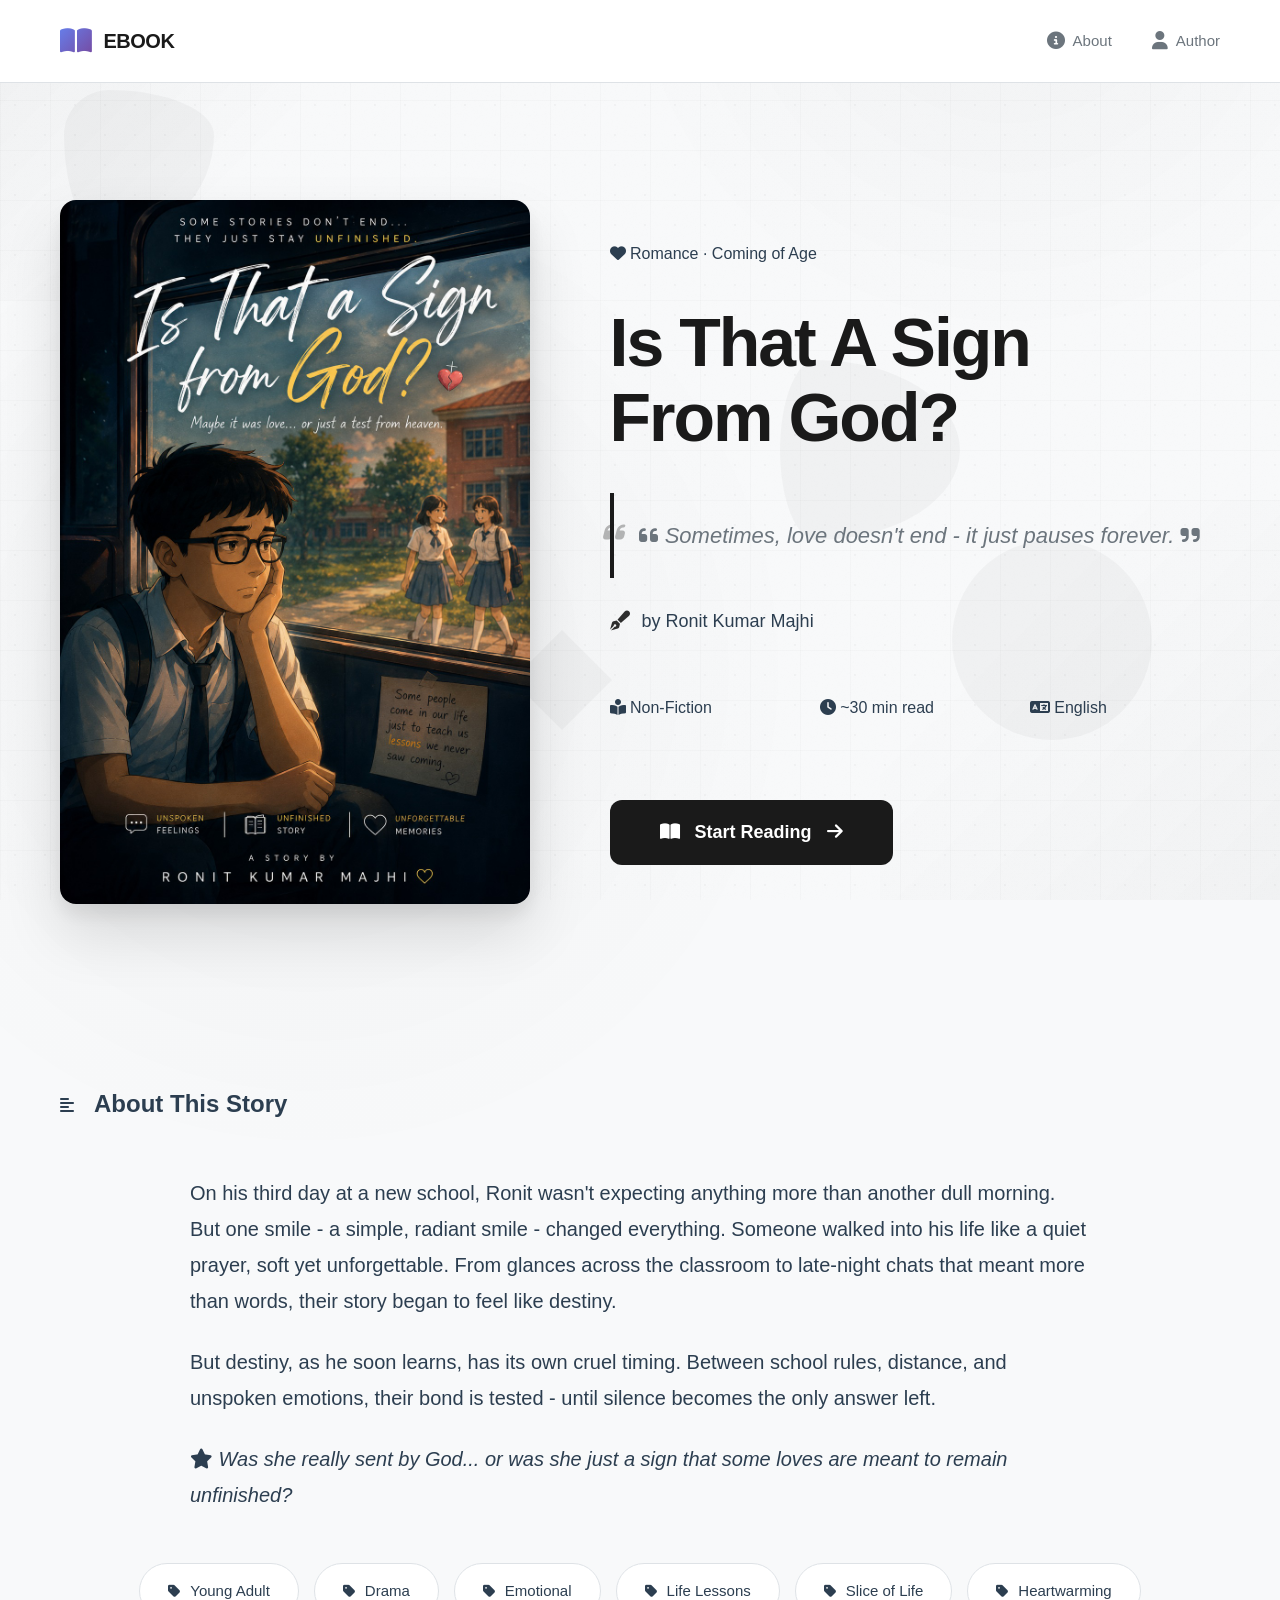
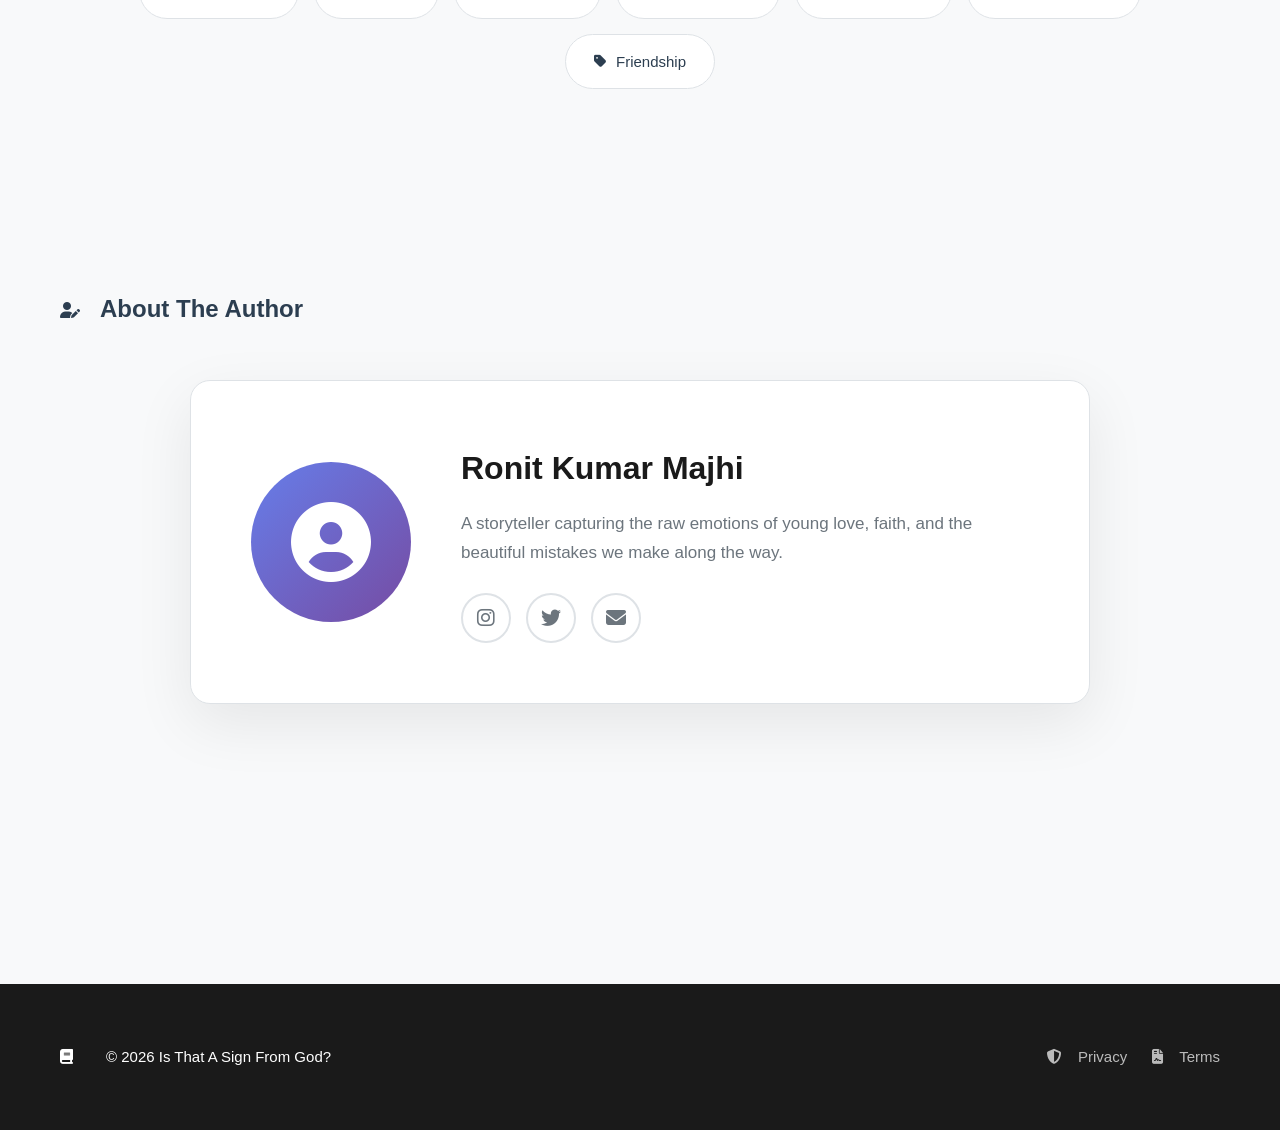
<file: index.html>
<!DOCTYPE html>
<html lang="en">
<head>
    <meta charset="UTF-8">
    <meta name="viewport" content="width=device-width, initial-scale=1.0">
    <title>Is That A Sign From God? by Ronit Kumar Majhi</title>
    <link rel="stylesheet" href="https://cdnjs.cloudflare.com/ajax/libs/font-awesome/6.4.0/css/all.min.css">
    <link rel="stylesheet" href="css/styles.css">
</head>
<body>
    <!-- Background Elements -->
    <div class="bg-shapes">
        <div class="shape shape-1"></div>
        <div class="shape shape-2"></div>
        <div class="shape shape-3"></div>
        <div class="shape shape-4"></div>
        <div class="shape shape-5"></div>
    </div>
    <div class="bg-grid"></div>
    <div class="bg-dots"></div>
    <div class="corner-accent corner-accent-tl"></div>
    <div class="corner-accent corner-accent-br"></div>
    <div class="noise-overlay"></div>


    <!-- Minimalist Navigation -->
    <nav class="nav">
        <div class="nav-content">
            <div class="logo">
                <i class="fas fa-book-open"></i>
                <span>EBOOK</span>
            </div>
            <div class="nav-links">
                <a href="#about" class="nav-link">
                    <i class="fas fa-info-circle"></i>
                    <span>About</span>
                </a>
                <a href="#author" class="nav-link">
                    <i class="fas fa-user"></i>
                    <span>Author</span>
                </a>
            </div>
        </div>
    </nav>

    <div class="container">
        <!-- Hero Section -->
        <section class="hero" id="home">
            <div class="hero-content">
                <div class="book-cover">
                    <img src="./images/cover.jpg" alt="Book Cover">
                    <div class="cover-overlay"></div>
                </div>
                
                <div class="book-info">
                    <div class="genre-tag">
                        <i class="fas fa-heart"></i>
                        <span>Romance · Coming of Age</span>
                    </div>
                    
                    <h1 class="book-title">Is That A Sign<br>From God?</h1>
                    
                    <p class="tagline">
                        <i class="fas fa-quote-left"></i>
                        Sometimes, love doesn't end - it just pauses forever.
                        <i class="fas fa-quote-right"></i>
                    </p>
                    
                    <div class="author-info">
                        <i class="fas fa-pen-fancy"></i>
                        <span>by Ronit Kumar Majhi</span>
                    </div>
                    
                    <div class="book-stats">
                        <div class="stat">
                            <i class="fas fa-book-reader"></i>
                            <span>Non-Fiction</span>
                        </div>
                        <div class="stat">
                            <i class="fas fa-clock"></i>
                            <span>~30 min read</span>
                        </div>
                        <div class="stat">
                            <i class="fas fa-language"></i>
                            <span>English</span>
                        </div>
                    </div>
                    
                    <button class="cta-button" onclick="showPasswordLock()">
                        <i class="fas fa-book-open"></i>
                        <span>Start Reading</span>
                        <i class="fas fa-arrow-right"></i>
                    </button>
                </div>
            </div>
        </section>

        <!-- About Section -->
        <section class="about-section" id="about">
            <div class="section-header">
                <i class="fas fa-align-left"></i>
                <h2>About This Story</h2>
            </div>
            <div class="about-content">
                <p>On his third day at a new school, Ronit wasn't expecting anything more than another dull morning. But one smile - a simple, radiant smile - changed everything. Someone walked into his life like a quiet prayer, soft yet unforgettable. From glances across the classroom to late-night chats that meant more than words, their story began to feel like destiny.</p>
                <p>But destiny, as he soon learns, has its own cruel timing. Between school rules, distance, and unspoken emotions, their bond is tested - until silence becomes the only answer left.</p>
                <p class="highlight-text">
                    <i class="fas fa-star"></i>
                    Was she really sent by God... or was she just a sign that some loves are meant to remain unfinished?
                </p>
            </div>
            
            <div class="tags-container">
                <div class="tag"><i class="fas fa-tag"></i> Young Adult</div>
                <div class="tag"><i class="fas fa-tag"></i> Drama</div>
                <div class="tag"><i class="fas fa-tag"></i> Emotional</div>
                <div class="tag"><i class="fas fa-tag"></i> Life Lessons</div>
                <div class="tag"><i class="fas fa-tag"></i> Slice of Life</div>
                <div class="tag"><i class="fas fa-tag"></i> Heartwarming</div>
                <div class="tag"><i class="fas fa-tag"></i> Friendship</div>
            </div>
        </section>

        <!-- Author Section -->
        <section class="author-section" id="author">
            <div class="section-header">
                <i class="fas fa-user-edit"></i>
                <h2>About The Author</h2>
            </div>
            <div class="author-card">
                <div class="author-avatar">
                    <i class="fas fa-user-circle"></i>
                </div>
                <div class="author-details">
                    <h3>Ronit Kumar Majhi</h3>
                    <p class="author-bio">A storyteller capturing the raw emotions of young love, faith, and the beautiful mistakes we make along the way.</p>
                    <div class="author-social">
                        <a href="#" class="social-link"><i class="fab fa-instagram"></i></a>
                        <a href="#" class="social-link"><i class="fab fa-twitter"></i></a>
                        <a href="#" class="social-link"><i class="fas fa-envelope"></i></a>
                    </div>
                </div>
            </div>
        </section>
    </div>

    <!-- Password Lock Modal -->
    <div class="password-modal" id="passwordLock">
        <div class="modal-overlay" onclick="hidePasswordLock()"></div>
        <div class="modal-content">
            <button class="close-btn" onclick="hidePasswordLock()">
                <i class="fas fa-times"></i>
            </button>
            
            <div class="lock-header">
                <div class="lock-icon">
                    <i class="fas fa-lock"></i>
                </div>
                <h2>Protected Content</h2>
                <p>Enter your 4-digit PIN to unlock the story</p>
            </div>
            
            <div class="pin-inputs">
                <input type="password" maxlength="1" class="pin-box" id="pin1" />
                <input type="password" maxlength="1" class="pin-box" id="pin2" />
                <input type="password" maxlength="1" class="pin-box" id="pin3" />
                <input type="password" maxlength="1" class="pin-box" id="pin4" />
            </div>
            
            <button class="unlock-button" onclick="verifyPin()">
                <i class="fas fa-unlock"></i>
                <span>Unlock Story</span>
            </button>
            
            <div class="error-msg" id="errorMessage"></div>
        </div>
    </div>

    <!-- Footer -->
    <footer class="footer">
        <div class="footer-content">
            <div class="footer-section">
                <i class="fas fa-book"></i>
                <p>© 2026 Is That A Sign From God?</p>
            </div>
            <div class="footer-section">
                <a href="#"><i class="fas fa-shield-alt"></i> Privacy</a>
                <a href="#"><i class="fas fa-file-contract"></i> Terms</a>
            </div>
        </div>
    </footer>

    <script src="js/script.js"></script>
</body>
</html>
</file>
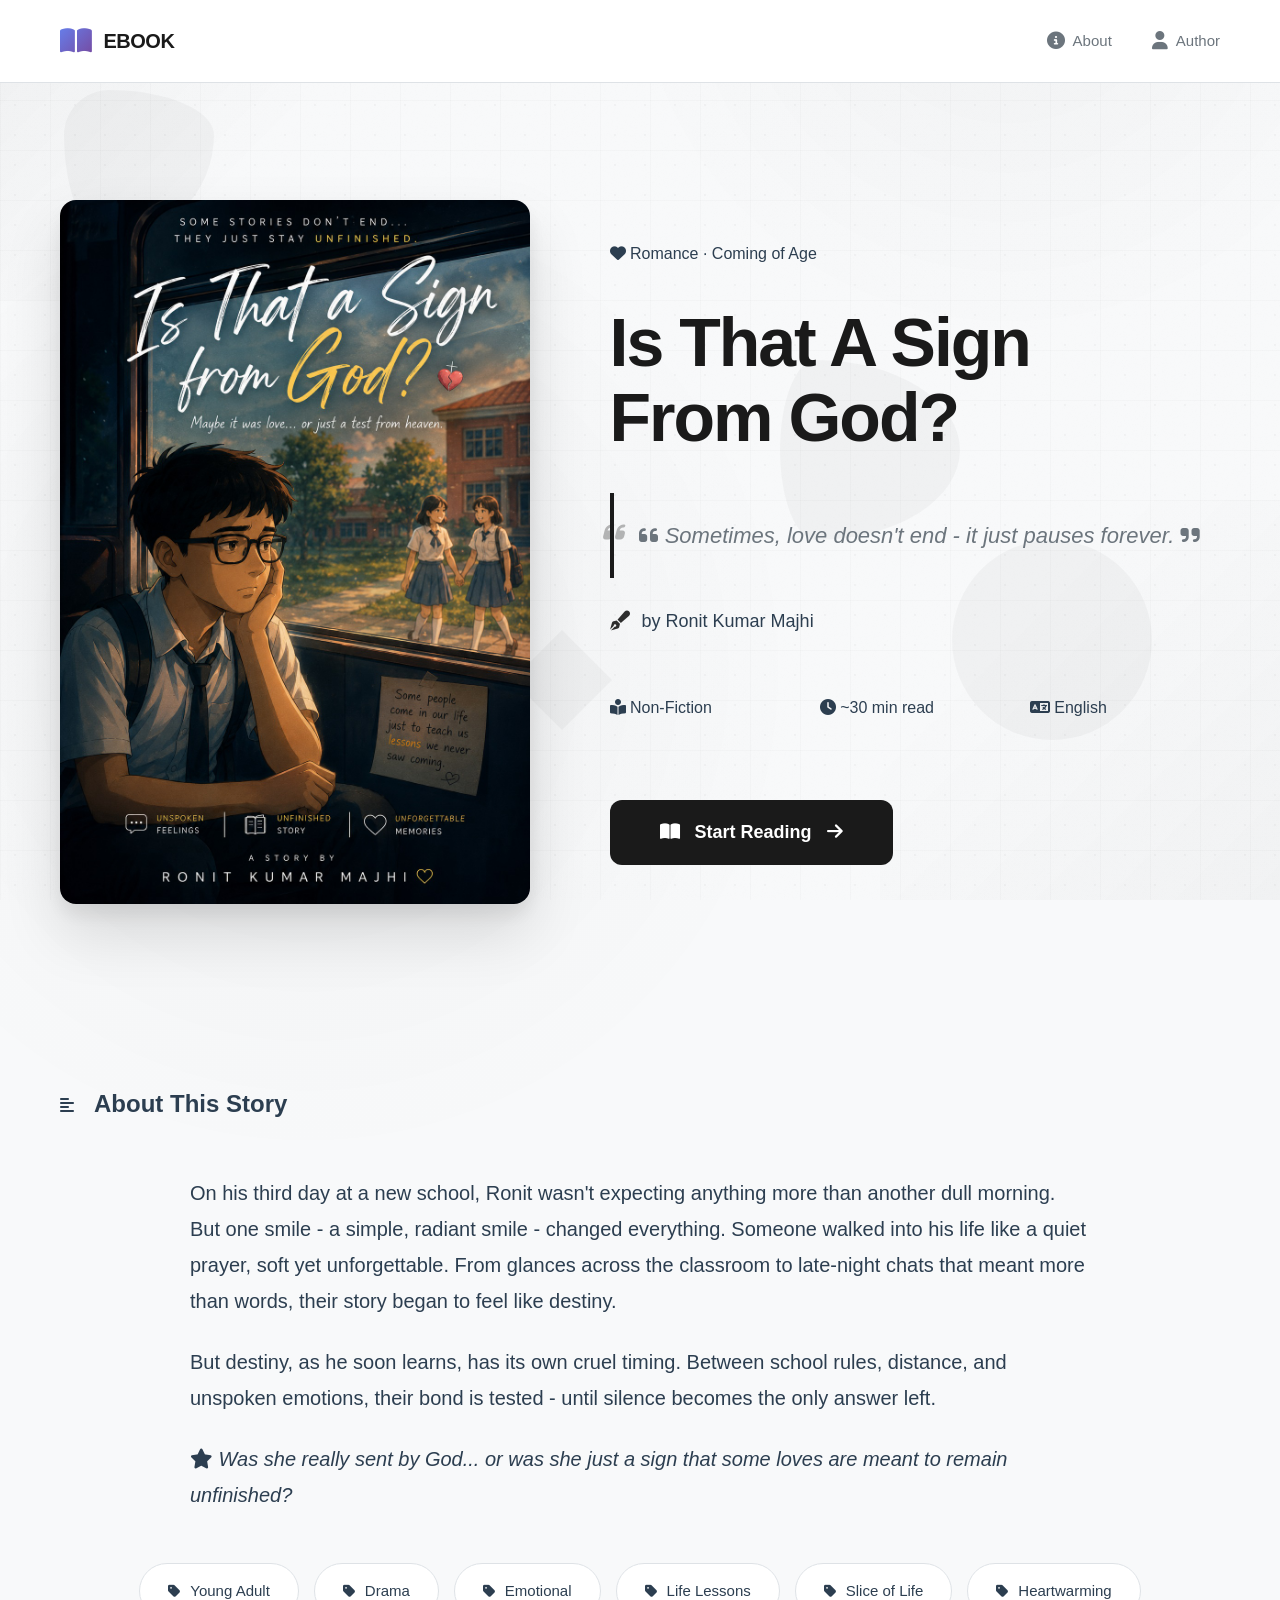
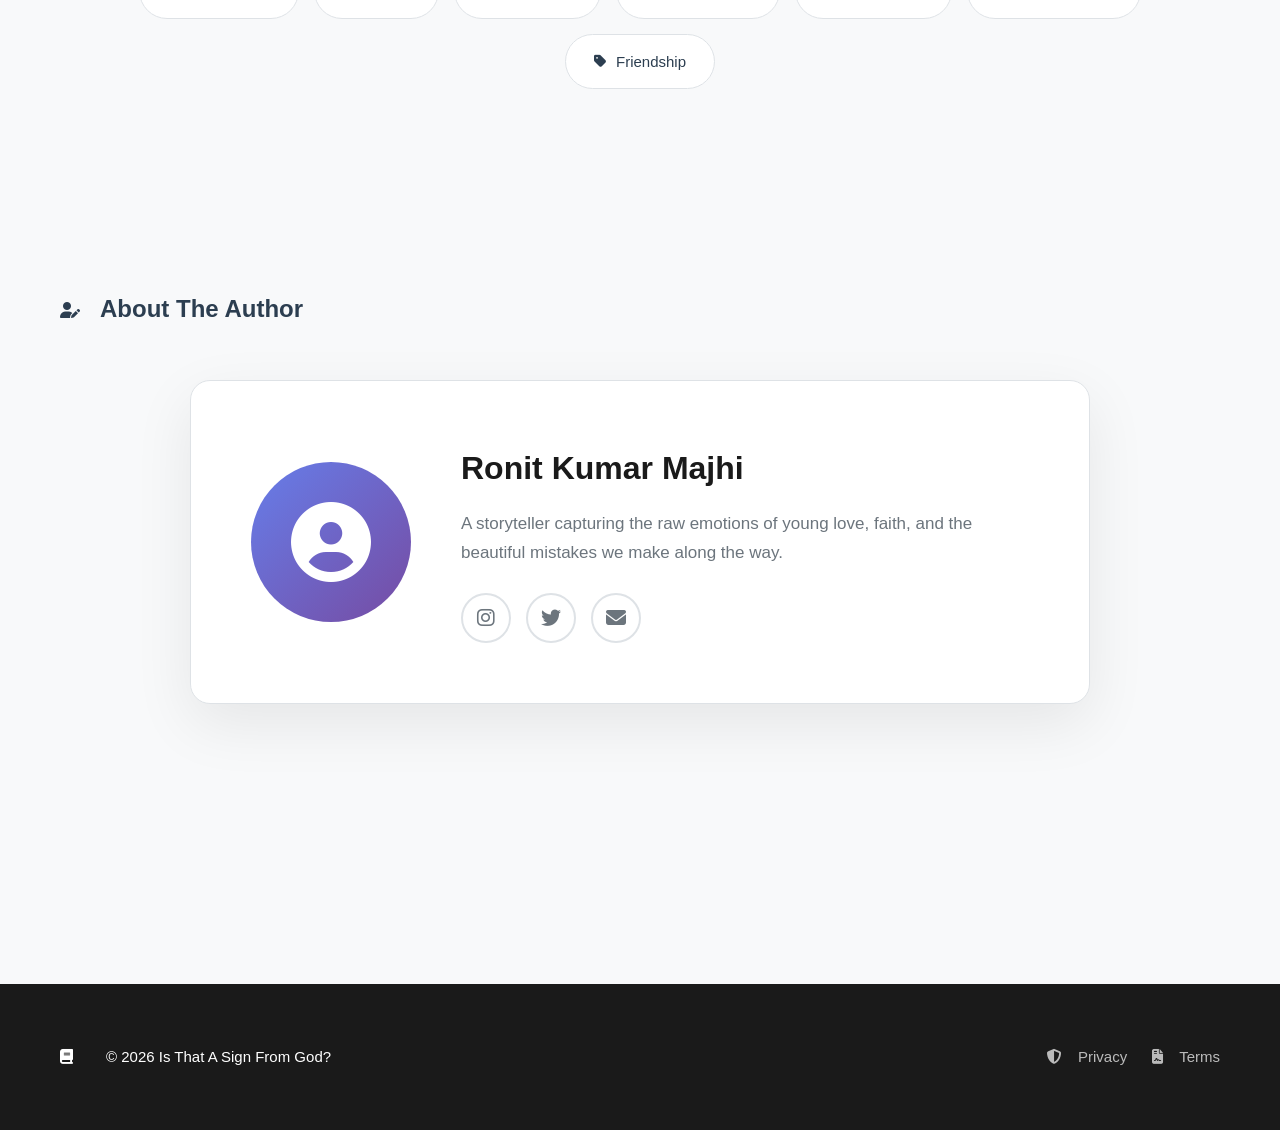
<file: protected/story.html>
<!DOCTYPE html>
<html lang="en">
<head>
    <meta charset="UTF-8">
    <meta name="viewport" content="width=device-width, initial-scale=1.0">
    <title>Is That A Sign From God? - Story</title>
    <link rel="stylesheet" href="https://cdnjs.cloudflare.com/ajax/libs/font-awesome/6.4.0/css/all.min.css">
    <link rel="stylesheet" href="../css/story-styles.css">
</head>
<body>

    <!-- Background Elements -->
    <div class="bg-shapes">
        <div class="shape shape-1"></div>
        <div class="shape shape-2"></div>
        <div class="shape shape-3"></div>
    </div>
    <div class="bg-grid"></div>
    <div class="corner-accent corner-accent-tl"></div>
    <div class="corner-accent corner-accent-br"></div>
    <div class="noise-overlay"></div>



    <!-- Progress Bar -->
    <div class="reading-progress" id="progressBar"></div>
    
    <!-- Minimalist Navigation -->
    <nav class="story-nav">
        <div class="nav-content">
            <a href="../index.html" class="back-link">
                <i class="fas fa-arrow-left"></i>
                <span>Back to Home</span>
            </a>
            <div class="reading-info">
                <i class="fas fa-clock"></i>
                <span id="readingTime">30 min read</span>
            </div>
        </div>
    </nav>

    <!-- Story Container -->
    <article class="story-container">
        <!-- Header -->
        <header class="story-header">
            <div class="header-bg">
                <img src="https://i.supaimg.com/da82ff61-82a1-4671-b822-8d604ecdeb33.png" alt="Story Header">
                <div class="header-overlay"></div>
            </div>
            <div class="header-content">
                <div class="story-meta">
                    <span><i class="fas fa-book-open"></i> Story</span>
                    <span><i class="fas fa-user"></i> Ronit Kumar Majhi</span>
                </div>
                <h1 class="story-title">Is That A Sign From God?</h1>
                <p class="story-subtitle">A Story of Faith, Love, and Destiny</p>
            </div>
        </header>

        <!-- Story Content -->
        <div class="story-content" id="storyText">
            <!-- Content will be loaded here by JavaScript -->
        </div>

        <!-- Story Footer -->
        <footer class="story-footer">
            <div class="footer-divider">
                <i class="fas fa-heart"></i>
            </div>
            <p class="footer-text">Thank you for reading</p>
            <a href="../index.html" class="footer-link">
                <i class="fas fa-home"></i>
                Return to Home
            </a>
        </footer>
    </article>

    <!-- Floating Actions -->
<div class="floating-actions">
    <button class="action-btn" onclick="window.scrollTo({top: 0, behavior: 'smooth'})" title="Scroll to Top">
        <i class="fas fa-arrow-up"></i>
    </button>
    <button class="action-btn" onclick="window.scrollTo({top: document.body.scrollHeight, behavior: 'smooth'})" title="Scroll to Bottom">
        <i class="fas fa-arrow-down"></i>
    </button>
</div>
    <script src="../js/auth.js"></script>
    <script src="content.js"></script>
</body>
</html>
</file>
<file: css/styles.css>
/* CSS Variables */
:root {
    --primary: #1a1a1a;
    --secondary: #f8f9fa;
    --accent: #2d2d2d;
    --text: #2c3e50;
    --text-light: #6c757d;
    --border: #dee2e6;
    --shadow: rgba(0, 0, 0, 0.08);
    --shadow-lg: rgba(0, 0, 0, 0.15);
    --transition: all 0.4s cubic-bezier(0.4, 0, 0.2, 1);
    --gradient: linear-gradient(135deg, #667eea 0%, #764ba2 100%);
}

* {
    margin: 0;
    padding: 0;
    box-sizing: border-box;
}



body {
    font-family: 'Inter', -apple-system, BlinkMacSystemFont, 'Segoe UI', Roboto, sans-serif;
    background: var(--secondary);
    color: var(--text);
    line-height: 1.7;
    -webkit-font-smoothing: antialiased;
    overflow-x: hidden;
}

/* Background Decorative Elements */
body::before {
    content: '';
    position: fixed;
    top: -50%;
    right: -10%;
    width: 800px;
    height: 800px;
    background: radial-gradient(circle, rgba(26, 26, 26, 0.03) 0%, transparent 70%);
    border-radius: 50%;
    z-index: -1;
    pointer-events: none;
}

body::after {
    content: '';
    position: fixed;
    bottom: -30%;
    left: -15%;
    width: 1000px;
    height: 1000px;
    background: radial-gradient(circle, rgba(26, 26, 26, 0.04) 0%, transparent 70%);
    border-radius: 50%;
    z-index: -1;
    pointer-events: none;
}

/* Floating geometric shapes */
.bg-shapes {
    position: fixed;
    top: 0;
    left: 0;
    width: 100%;
    height: 100%;
    overflow: hidden;
    z-index: -1;
    pointer-events: none;
}

.shape {
    position: absolute;
    opacity: 0.03;
}

.shape-1 {
    top: 10%;
    left: 5%;
    width: 150px;
    height: 150px;
    background: var(--primary);
    border-radius: 30% 70% 70% 30% / 30% 30% 70% 70%;
    animation: float 20s ease-in-out infinite;
}

.shape-2 {
    top: 60%;
    right: 10%;
    width: 200px;
    height: 200px;
    background: var(--primary);
    border-radius: 50%;
    animation: float 25s ease-in-out infinite reverse;
}

.shape-3 {
    bottom: 20%;
    left: 15%;
    width: 120px;
    height: 120px;
    background: var(--primary);
    transform: rotate(45deg);
    animation: float 30s ease-in-out infinite;
}

.shape-4 {
    top: 40%;
    right: 25%;
    width: 180px;
    height: 180px;
    background: var(--primary);
    border-radius: 20% 80% 80% 20% / 50% 50% 50% 50%;
    animation: float 22s ease-in-out infinite;
}

.shape-5 {
    top: 70%;
    left: 40%;
    width: 100px;
    height: 100px;
    background: var(--primary);
    clip-path: polygon(50% 0%, 100% 50%, 50% 100%, 0% 50%);
    animation: float 28s ease-in-out infinite reverse;
}

@keyframes float {
    0%, 100% {
        transform: translateY(0) rotate(0deg);
    }
    25% {
        transform: translateY(-30px) rotate(5deg);
    }
    50% {
        transform: translateY(0) rotate(0deg);
    }
    75% {
        transform: translateY(30px) rotate(-5deg);
    }
}

/* Subtle grid pattern */
.bg-grid {
    position: fixed;
    top: 0;
    left: 0;
    width: 100%;
    height: 100%;
    background-image: 
        linear-gradient(rgba(26, 26, 26, 0.02) 1px, transparent 1px),
        linear-gradient(90deg, rgba(26, 26, 26, 0.02) 1px, transparent 1px);
    background-size: 50px 50px;
    z-index: -1;
    pointer-events: none;
}

/* Diagonal lines pattern */
.bg-lines {
    position: fixed;
    top: 0;
    left: 0;
    width: 100%;
    height: 100%;
    background-image: repeating-linear-gradient(
        45deg,
        transparent,
        transparent 100px,
        rgba(26, 26, 26, 0.01) 100px,
        rgba(26, 26, 26, 0.01) 102px
    );
    z-index: -1;
    pointer-events: none;
}

/* Dot pattern */
.bg-dots {
    position: fixed;
    top: 0;
    left: 0;
    width: 100%;
    height: 100%;
    background-image: radial-gradient(circle, rgba(26, 26, 26, 0.03) 1px, transparent 1px);
    background-size: 30px 30px;
    z-index: -1;
    pointer-events: none;
}

/* Corner accents */
.corner-accent {
    position: fixed;
    z-index: -1;
    pointer-events: none;
}

.corner-accent-tl {
    top: 0;
    left: 0;
    width: 300px;
    height: 300px;
    background: linear-gradient(135deg, rgba(26, 26, 26, 0.04) 0%, transparent 70%);
}

.corner-accent-br {
    bottom: 0;
    right: 0;
    width: 400px;
    height: 400px;
    background: linear-gradient(-45deg, rgba(26, 26, 26, 0.03) 0%, transparent 70%);
}

/* Noise texture overlay */
.noise-overlay {
    position: fixed;
    top: 0;
    left: 0;
    width: 100%;
    height: 100%;
    background-image: url('data:image/svg+xml;utf8,<svg xmlns="http://www.w3.org/2000/svg" width="200" height="200"><filter id="noise"><feTurbulence type="fractalNoise" baseFrequency="0.9" numOctaves="4" stitchTiles="stitch"/></filter><rect width="100%" height="100%" filter="url(%23noise)" opacity="0.03"/></svg>');
    z-index: -1;
    pointer-events: none;
    opacity: 0.5;
}


/* Scroll Progress Bar */
.scroll-progress {
    position: fixed;
    top: 0;
    left: 0;
    height: 4px;
    background: var(--gradient);
    width: 0%;
    z-index: 9999;
    transition: width 0.1s ease;
}

/* Navigation */
.nav {
    position: fixed;
    top: 0;
    left: 0;
    right: 0;
    background: rgba(255, 255, 255, 0.98);
    backdrop-filter: blur(20px);
    border-bottom: 1px solid var(--border);
    z-index: 1000;
    transition: var(--transition);
}

.nav.scrolled {
    box-shadow: 0 4px 20px var(--shadow);
}

.nav-content {
    max-width: 1400px;
    margin: 0 auto;
    padding: 24px 60px;
    display: flex;
    justify-content: space-between;
    align-items: center;
}

.logo {
    display: flex;
    align-items: center;
    gap: 12px;
    font-weight: 700;
    font-size: 20px;
    color: var(--primary);
    letter-spacing: -0.5px;
}

.logo i {
    font-size: 28px;
    background: var(--gradient);
    -webkit-background-clip: text;
    -webkit-text-fill-color: transparent;
    background-clip: text;
}

.nav-links {
    display: flex;
    gap: 40px;
}

.nav-link {
    display: flex;
    align-items: center;
    gap: 8px;
    color: var(--text-light);
    text-decoration: none;
    font-size: 15px;
    font-weight: 500;
    transition: var(--transition);
    position: relative;
}

.nav-link::after {
    content: '';
    position: absolute;
    bottom: -5px;
    left: 0;
    width: 0;
    height: 2px;
    background: var(--gradient);
    transition: width 0.3s ease;
}

.nav-link:hover {
    color: var(--primary);
}

.nav-link:hover::after {
    width: 100%;
}

.nav-link i {
    font-size: 18px;
}

/* Container */
.container {
    max-width: 1400px;
    margin: 0 auto;
    padding: 120px 60px 80px;
}

/* Hero Section */
.hero {
    min-height: calc(100vh - 120px);
    display: flex;
    align-items: center;
    padding: 80px 0;
}

.hero-content {
    display: grid;
    grid-template-columns: 1fr 1.3fr;
    gap: 80px;
    align-items: center;
    width: 100%;
}

/* Book Cover with 3D Effect */
.book-cover-wrapper {
    position: relative;
    perspective: 1500px;
}

.book-cover {
    position: relative;
    border-radius: 16px;
    overflow: hidden;
    box-shadow: 
        0 30px 60px rgba(0, 0, 0, 0.12),
        0 10px 20px rgba(0, 0, 0, 0.08);
    transition: transform 0.6s cubic-bezier(0.23, 1, 0.32, 1);
    transform-style: preserve-3d;
}

.book-cover:hover {
    transform: translateY(-15px) rotateX(5deg) rotateY(-5deg);
}

.book-cover img {
    width: 100%;
    height: auto;
    display: block;
}

.cover-overlay {
    position: absolute;
    top: 0;
    left: 0;
    right: 0;
    bottom: 0;
    background: linear-gradient(to bottom, transparent 50%, rgba(0,0,0,0.4));
    opacity: 0;
    transition: opacity 0.4s ease;
}

.book-cover:hover .cover-overlay {
    opacity: 1;
}

/* Decorative Elements */
.book-cover-wrapper::before {
    content: '';
    position: absolute;
    top: -20px;
    right: -20px;
    width: 100px;
    height: 100px;
    background: var(--gradient);
    border-radius: 50%;
    opacity: 0.1;
    z-index: -1;
}

.book-cover-wrapper::after {
    content: '';
    position: absolute;
    bottom: -30px;
    left: -30px;
    width: 150px;
    height: 150px;
    background: var(--gradient);
    border-radius: 50%;
    opacity: 0.08;
    z-index: -1;
}

/* Book Info */
.book-info {
    display: flex;
    flex-direction: column;
    gap: 28px;
}

.genre-badge {
    display: inline-flex;
    align-items: center;
    gap: 10px;
    padding: 12px 24px;
    background: var(--secondary);
    border: 1px solid var(--border);
    border-radius: 50px;
    font-size: 14px;
    font-weight: 600;
    color: var(--text);
    width: fit-content;
    letter-spacing: 0.5px;
    text-transform: uppercase;
}

.genre-badge i {
    font-size: 16px;
    background: var(--gradient);
    -webkit-background-clip: text;
    -webkit-text-fill-color: transparent;
}

.book-title {
    font-size: 68px;
    font-weight: 900;
    line-height: 1.1;
    color: var(--primary);
    letter-spacing: -2px;
    margin: 10px 0;
}

.book-title-gradient {
    background: var(--gradient);
    -webkit-background-clip: text;
    -webkit-text-fill-color: transparent;
    background-clip: text;
}

.tagline {
    font-size: 22px;
    color: var(--text-light);
    font-style: italic;
    line-height: 1.6;
    padding: 25px 0 25px 25px;
    border-left: 4px solid var(--primary);
    position: relative;
}

.tagline::before {
    content: '\f10d';
    font-family: 'Font Awesome 6 Free';
    font-weight: 900;
    position: absolute;
    left: -12px;
    top: 20px;
    font-size: 24px;
    color: var(--primary);
    opacity: 0.3;
}

.author-info {
    display: flex;
    align-items: center;
    gap: 12px;
    font-size: 18px;
    color: var(--text);
    font-weight: 500;
}

.author-info i {
    font-size: 20px;
    color: var(--accent);
}

/* Stats Grid */
.book-stats {
    display: grid;
    grid-template-columns: repeat(3, 1fr);
    gap: 20px;
    padding: 30px 0;
}

.stat-card {
    display: flex;
    flex-direction: column;
    gap: 8px;
    padding: 20px;
    background: white;
    border: 1px solid var(--border);
    border-radius: 12px;
    transition: var(--transition);
}

.stat-card:hover {
    transform: translateY(-5px);
    box-shadow: 0 10px 30px var(--shadow);
    border-color: var(--primary);
}

.stat-icon {
    font-size: 24px;
    background: var(--gradient);
    -webkit-background-clip: text;
    -webkit-text-fill-color: transparent;
}

.stat-label {
    font-size: 13px;
    color: var(--text-light);
    font-weight: 500;
    text-transform: uppercase;
    letter-spacing: 0.5px;
}

.stat-value {
    font-size: 16px;
    color: var(--text);
    font-weight: 600;
}

/* CTA Button */
.cta-button {
    display: inline-flex;
    align-items: center;
    justify-content: center;
    gap: 15px;
    padding: 22px 50px;
    background: var(--primary);
    color: white;
    border: none;
    border-radius: 12px;
    font-size: 18px;
    font-weight: 600;
    cursor: pointer;
    transition: var(--transition);
    width: fit-content;
    margin-top: 20px;
    position: relative;
    overflow: hidden;
}

.cta-button::before {
    content: '';
    position: absolute;
    top: 0;
    left: -100%;
    width: 100%;
    height: 100%;
    background: var(--gradient);
    transition: left 0.4s ease;
    z-index: 0;
}

.cta-button:hover::before {
    left: 0;
}

.cta-button span,
.cta-button i {
    position: relative;
    z-index: 1;
}

.cta-button:hover {
    transform: translateY(-3px);
    box-shadow: 0 15px 40px var(--shadow-lg);
}

.cta-button i:last-child {
    transition: transform 0.3s ease;
}

.cta-button:hover i:last-child {
    transform: translateX(5px);
}

/* Section Divider */
.section-divider {
    width: 100%;
    height: 1px;
    background: linear-gradient(90deg, transparent, var(--border), transparent);
    margin: 80px 0;
}

/* About Section */
.about-section,
.author-section {
    padding: 100px 0;
}

.section-header {
    display: flex;
    align-items: center;
    gap: 20px;
    margin-bottom: 50px;
}

.section-icon {
    width: 60px;
    height: 60px;
    display: flex;
    align-items: center;
    justify-content: center;
    background: var(--gradient);
    border-radius: 16px;
    font-size: 28px;
    color: white;
}

.section-title {
    font-size: 42px;
    font-weight: 800;
    color: var(--primary);
    letter-spacing: -1px;
}

.about-content {
    max-width: 900px;
    margin: 0 auto;
}

.about-content p {
    font-size: 20px;
    line-height: 1.8;
    color: var(--text);
    margin-bottom: 25px;
}

/* Highlight Card */
.highlight-card {
    display: flex;
    align-items: flex-start;
    gap: 20px;
    padding: 35px;
    background: white;
    border: 1px solid var(--border);
    border-radius: 16px;
    margin-top: 40px;
    box-shadow: 0 10px 30px var(--shadow);
}

.highlight-icon {
    width: 50px;
    height: 50px;
    display: flex;
    align-items: center;
    justify-content: center;
    background: var(--gradient);
    border-radius: 12px;
    font-size: 24px;
    color: white;
    flex-shrink: 0;
}

.highlight-text {
    font-size: 19px;
    line-height: 1.7;
    color: var(--text);
    font-style: italic;
}

/* Tags */
.tags-container {
    display: flex;
    flex-wrap: wrap;
    gap: 15px;
    margin-top: 50px;
    justify-content: center;
}

.tag {
    display: flex;
    align-items: center;
    gap: 10px;
    padding: 14px 28px;
    background: white;
    border: 1px solid var(--border);
    border-radius: 50px;
    font-size: 15px;
    font-weight: 500;
    color: var(--text);
    transition: var(--transition);
}

.tag:hover {
    background: var(--primary);
    color: white;
    border-color: var(--primary);
    transform: translateY(-3px);
    box-shadow: 0 8px 20px var(--shadow);
}

.tag i {
    font-size: 14px;
}

/* Author Section */
.author-card {
    display: flex;
    gap: 50px;
    align-items: center;
    max-width: 900px;
    margin: 0 auto;
    padding: 60px;
    background: white;
    border: 1px solid var(--border);
    border-radius: 20px;
    box-shadow: 0 20px 60px var(--shadow);
}

.author-avatar-wrapper {
    position: relative;
}

.author-avatar {
    width: 160px;
    height: 160px;
    display: flex;
    align-items: center;
    justify-content: center;
    background: var(--gradient);
    border-radius: 50%;
    font-size: 80px;
    color: white;
    position: relative;
    z-index: 1;
}

.author-avatar-wrapper::before {
    content: '';
    position: absolute;
    top: -10px;
    left: -10px;
    right: -10px;
    bottom: -10px;
    background: var(--gradient);
    border-radius: 50%;
    opacity: 0.2;
    z-index: 0;
}

.author-details {
    flex: 1;
}

.author-details h3 {
    font-size: 32px;
    margin-bottom: 15px;
    color: var(--primary);
    font-weight: 700;
}

.author-bio {
    color: var(--text-light);
    font-size: 17px;
    line-height: 1.7;
    margin-bottom: 25px;
}

.author-social {
    display: flex;
    gap: 15px;
}

.social-link {
    width: 50px;
    height: 50px;
    display: flex;
    align-items: center;
    justify-content: center;
    border: 2px solid var(--border);
    border-radius: 50%;
    color: var(--text-light);
    font-size: 20px;
    transition: var(--transition);
    text-decoration: none;
}

.social-link:hover {
    background: var(--gradient);
    color: white;
    border-color: transparent;
    transform: translateY(-5px);
}

/* Password Modal */
.password-modal {
    display: none;
    position: fixed;
    top: 0;
    left: 0;
    right: 0;
    bottom: 0;
    z-index: 2000;
    align-items: center;
    justify-content: center;
}

.password-modal.active {
    display: flex;
}

.modal-overlay {
    position: absolute;
    top: 0;
    left: 0;
    right: 0;
    bottom: 0;
    background: rgba(0, 0, 0, 0.8);
    backdrop-filter: blur(10px);
}

.modal-content {
    position: relative;
    background: white;
    border-radius: 24px;
    padding: 60px;
    max-width: 500px;
    width: 90%;
    box-shadow: 0 30px 80px rgba(0, 0, 0, 0.3);
    animation: modalSlideIn 0.4s cubic-bezier(0.4, 0, 0.2, 1);
}

@keyframes modalSlideIn {
    from {
        opacity: 0;
        transform: translateY(-30px) scale(0.95);
    }
    to {
        opacity: 1;
        transform: translateY(0) scale(1);
    }
}

.close-btn {
    position: absolute;
    top: 25px;
    right: 25px;
    background: var(--secondary);
    border: none;
    font-size: 24px;
    color: var(--text-light);
    cursor: pointer;
    transition: var(--transition);
    width: 45px;
    height: 45px;
    display: flex;
    align-items: center;
    justify-content: center;
    border-radius: 50%;
}

.close-btn:hover {
    background: var(--primary);
    color: white;
    transform: rotate(90deg);
}

.lock-header {
    text-align: center;
    margin-bottom: 45px;
}

.lock-icon {
    width: 100px;
    height: 100px;
    margin: 0 auto 25px;
    background: var(--gradient);
    border-radius: 50%;
    display: flex;
    align-items: center;
    justify-content: center;
    font-size: 45px;
    color: white;
}

.lock-header h2 {
    font-size: 32px;
    margin-bottom: 12px;
    color: var(--primary);
    font-weight: 700;
}

.lock-header p {
    color: var(--text-light);
    font-size: 16px;
}

.pin-inputs {
    display: flex;
    gap: 18px;
    justify-content: center;
    margin-bottom: 35px;
}

.pin-box {
    width: 70px;
    height: 80px;
    border: 2px solid var(--border);
    border-radius: 12px;
    text-align: center;
    font-size: 32px;
    font-weight: 700;
    color: var(--primary);
    transition: var(--transition);
    outline: none;
    background: var(--secondary);
}

.pin-box:focus {
    border-color: var(--primary);
    background: white;
    box-shadow: 0 0 0 4px rgba(26, 26, 26, 0.1);
    transform: scale(1.05);
}

.unlock-button {
    width: 100%;
    padding: 20px;
    background: var(--gradient);
    color: white;
    border: none;
    border-radius: 12px;
    font-size: 18px;
    font-weight: 600;
    cursor: pointer;
    transition: var(--transition);
    display: flex;
    align-items: center;
    justify-content: center;
    gap: 12px;
}

.unlock-button:hover {
    transform: translateY(-3px);
    box-shadow: 0 15px 40px rgba(102, 126, 234, 0.4);
}

.error-msg {
    text-align: center;
    color: #e74c3c;
    font-size: 15px;
    font-weight: 500;
    margin-top: 20px;
    min-height: 20px;
}

/* Footer */
.footer {
    background: var(--primary);
    color: white;
    padding: 60px 0;
    margin-top: 100px;
}

.footer-content {
    max-width: 1400px;
    margin: 0 auto;
    padding: 0 60px;
    display: flex;
    justify-content: space-between;
    align-items: center;
}

.footer-section {
    display: flex;
    align-items: center;
    gap: 25px;
    font-size: 15px;
}

.footer-section i {
    margin-right: 8px;
}

.footer-section a {
    color: rgba(255, 255, 255, 0.7);
    text-decoration: none;
    transition: var(--transition);
    display: flex;
    align-items: center;
    gap: 8px;
}

.footer-section a:hover {
    color: white;
}

/* Features Section */
.features-section {
    padding: 100px 0;
    background: white;
}

.features-grid {
    display: grid;
    grid-template-columns: repeat(3, 1fr);
    gap: 40px;
    margin-top: 60px;
}

.feature-card {
    padding: 40px;
    background: var(--secondary);
    border: 1px solid var(--border);
    border-radius: 16px;
    transition: var(--transition);
}

.feature-card:hover {
    transform: translateY(-10px);
    box-shadow: 0 20px 50px var(--shadow);
    border-color: var(--primary);
}

.feature-icon {
    width: 70px;
    height: 70px;
    display: flex;
    align-items: center;
    justify-content: center;
    background: var(--gradient);
    border-radius: 16px;
    font-size: 32px;
    color: white;
    margin-bottom: 25px;
}

.feature-title {
    font-size: 22px;
    font-weight: 700;
    color: var(--primary);
    margin-bottom: 15px;
}

.feature-desc {
    font-size: 16px;
    line-height: 1.7;
    color: var(--text-light);
}

/* Responsive */
@media (max-width: 1024px) {
    .nav-content,
    .container,
    .footer-content {
        padding-left: 40px;
        padding-right: 40px;
    }
    
    .hero-content {
        grid-template-columns: 1fr;
        gap: 60px;
    }
    
    .book-stats {
        grid-template-columns: repeat(3, 1fr);
    }
    
    .features-grid {
        grid-template-columns: 1fr;
    }
}

@media (max-width: 768px) {
    .nav-content {
        padding: 20px 30px;
    }
    
    .nav-link span {
        display: none;
    }
    
    .container {
        padding: 100px 30px 60px;
    }
    
    .book-title {
        font-size: 42px;
    }
    
    .tagline {
        font-size: 18px;
    }
    
    .book-stats {
        grid-template-columns: 1fr;
    }
    
    .section-title {
        font-size: 32px;
    }
    
    .about-content p {
        font-size: 17px;
    }
    
    .author-card {
        flex-direction: column;
        text-align: center;
        padding: 40px 30px;
    }
    
    .modal-content {
        padding: 50px 40px;
    }
    
    .pin-box {
        width: 60px;
        height: 70px;
        font-size: 28px;
    }
    
    .footer-content {
        flex-direction: column;
        gap: 30px;
        text-align: center;
    }
}

/* Smooth Scrolling */
html {
    scroll-behavior: smooth;
}

/* Selection */
::selection {
    background: var(--primary);
    color: white;
}

::-webkit-scrollbar {
    width: 12px;
}

::-webkit-scrollbar-track {
    background: var(--secondary);
}

::-webkit-scrollbar-thumb {
    background: var(--primary);
    border-radius: 6px;
}

::-webkit-scrollbar-thumb:hover {
    background: var(--accent);
}

/* Loading Animation */
@keyframes fadeInUp {
    from {
        opacity: 0;
        transform: translateY(30px);
    }
    to {
        opacity: 1;
        transform: translateY(0);
    }
}

.fade-in-up {
    animation: fadeInUp 0.6s ease forwards;
}
</file>
<file: css/story-styles.css>
:root {
    --primary: #2c2c2c;
    --secondary: #f5f5f5;
    --accent: #4a4a4a;
    --text: #333;
    --text-light: #666;
    --border: #e0e0e0;
    --transition: all 0.3s ease;
    --font-size-base: 19px;
}

* {
    margin: 0;
    padding: 0;
    box-sizing: border-box;
}

body {
    font-family: -apple-system, BlinkMacSystemFont, 'Segoe UI', Roboto, 'Helvetica Neue', Arial, sans-serif;
    background: #fff;
    color: var(--text);
    line-height: 1.8;
    -webkit-font-smoothing: antialiased;
}

/* Background Decorative Elements */
body::before {
    content: '';
    position: fixed;
    top: -30%;
    right: -10%;
    width: 600px;
    height: 600px;
    background: radial-gradient(circle, rgba(26, 26, 26, 0.03) 0%, transparent 70%);
    border-radius: 50%;
    z-index: -1;
    pointer-events: none;
}

body::after {
    content: '';
    position: fixed;
    bottom: -20%;
    left: -10%;
    width: 700px;
    height: 700px;
    background: radial-gradient(circle, rgba(26, 26, 26, 0.04) 0%, transparent 70%);
    border-radius: 50%;
    z-index: -1;
    pointer-events: none;
}

/* Floating shapes */
.bg-shapes {
    position: fixed;
    top: 0;
    left: 0;
    width: 100%;
    height: 100%;
    overflow: hidden;
    z-index: -1;
    pointer-events: none;
}

.shape {
    position: absolute;
    opacity: 0.02;
    background: var(--primary);
}

.shape-1 {
    top: 15%;
    right: 10%;
    width: 150px;
    height: 150px;
    border-radius: 50%;
    animation: float 20s ease-in-out infinite;
}

.shape-2 {
    bottom: 25%;
    left: 8%;
    width: 120px;
    height: 120px;
    transform: rotate(45deg);
    animation: float 25s ease-in-out infinite reverse;
}

.shape-3 {
    top: 50%;
    right: 20%;
    width: 100px;
    height: 100px;
    border-radius: 30% 70% 70% 30% / 30% 30% 70% 70%;
    animation: float 30s ease-in-out infinite;
}

@keyframes float {
    0%, 100% { transform: translateY(0) rotate(0deg); }
    50% { transform: translateY(-40px) rotate(5deg); }
}

/* Grid pattern */
.bg-grid {
    position: fixed;
    top: 0;
    left: 0;
    width: 100%;
    height: 100%;
    background-image: 
        linear-gradient(rgba(26, 26, 26, 0.015) 1px, transparent 1px),
        linear-gradient(90deg, rgba(26, 26, 26, 0.015) 1px, transparent 1px);
    background-size: 60px 60px;
    z-index: -1;
    pointer-events: none;
}

/* Corner accents */
.corner-accent {
    position: fixed;
    z-index: -1;
    pointer-events: none;
}

.corner-accent-tl {
    top: 0;
    left: 0;
    width: 250px;
    height: 250px;
    background: linear-gradient(135deg, rgba(26, 26, 26, 0.03) 0%, transparent 70%);
}

.corner-accent-br {
    bottom: 0;
    right: 0;
    width: 300px;
    height: 300px;
    background: linear-gradient(-45deg, rgba(26, 26, 26, 0.025) 0%, transparent 70%);
}

/* Noise overlay */
.noise-overlay {
    position: fixed;
    top: 0;
    left: 0;
    width: 100%;
    height: 100%;
    background-image: url('data:image/svg+xml;utf8,<svg xmlns="http://www.w3.org/2000/svg" width="200" height="200"><filter id="noise"><feTurbulence type="fractalNoise" baseFrequency="0.9" numOctaves="4" stitchTiles="stitch"/></filter><rect width="100%" height="100%" filter="url(%23noise)" opacity="0.02"/></svg>');
    z-index: -1;
    pointer-events: none;
    opacity: 0.4;
}

/* Reading Progress */
.reading-progress {
    position: fixed;
    top: 0;
    left: 0;
    height: 3px;
    background: var(--primary);
    width: 0%;
    z-index: 1001;
    transition: width 0.1s ease;
}

/* Story Navigation */
.story-nav {
    position: fixed;
    top: 0;
    left: 0;
    right: 0;
    background: rgba(255, 255, 255, 0.95);
    backdrop-filter: blur(10px);
    border-bottom: 1px solid var(--border);
    z-index: 1000;
}

.nav-content {
    max-width: 900px;
    margin: 0 auto;
    padding: 20px 40px;
    display: flex;
    justify-content: space-between;
    align-items: center;
}

.back-link {
    display: flex;
    align-items: center;
    gap: 8px;
    color: var(--text);
    text-decoration: none;
    transition: var(--transition);
    font-size: 14px;
}

.back-link:hover {
    color: var(--primary);
    transform: translateX(-3px);
}

.reading-info {
    display: flex;
    align-items: center;
    gap: 8px;
    color: var(--text-light);
    font-size: 14px;
}

/* Story Container */
.story-container {
    max-width: 900px;
    margin: 0 auto;
    padding-top: 70px;
}

/* Header */
.story-header {
    position: relative;
    height: 500px;
    margin-bottom: 60px;
    overflow: hidden;
    border-radius: 0 0 20px 20px;
}

.header-bg {
    position: absolute;
    top: 0;
    left: 0;
    right: 0;
    bottom: 0;
}

.header-bg img {
    width: 100%;
    height: 100%;
    object-fit: cover;
}

.header-overlay {
    position: absolute;
    top: 0;
    left: 0;
    right: 0;
    bottom: 0;
    background: linear-gradient(to bottom, transparent 40%, rgba(0,0,0,0.8));
}

.header-content {
    position: absolute;
    bottom: 0;
    left: 0;
    right: 0;
    padding: 40px;
    color: #fff;
}

.story-meta {
    display: flex;
    gap: 20px;
    margin-bottom: 15px;
    font-size: 14px;
    opacity: 0.9;
}

.story-meta span {
    display: flex;
    align-items: center;
    gap: 6px;
}

.story-title {
    font-size: 48px;
    font-weight: 700;
    margin-bottom: 10px;
    line-height: 1.2;
}

.story-subtitle {
    font-size: 18px;
    opacity: 0.9;
    font-style: italic;
}

/* Story Content */
.story-content {
    padding: 0 40px 60px;
}

.story-content p {
    font-size: var(--font-size-base);
    line-height: 1.8;
    margin-bottom: 24px;
    text-align: justify;
    color: var(--text);
}

.story-content p:first-of-type::first-letter {
    font-size: 72px;
    font-weight: 700;
    float: left;
    line-height: 60px;
    padding-right: 10px;
    color: var(--primary);
}

/* Highlight Styles */
.highlight-moment {
    background: var(--secondary);
    border-left: 4px solid var(--primary);
    padding: 25px 30px;
    margin: 40px 0;
    font-style: italic;
    border-radius: 0 8px 8px 0;
}

.dialogue-highlight {
    background: #fff;
    border: 1px solid var(--border);
    padding: 25px 30px;
    margin: 40px 0;
    border-radius: 8px;
    font-style: italic;
    color: var(--accent);
}

.turning-point {
    text-align: center;
    padding: 30px;
    background: var(--secondary);
    margin: 40px 0;
    font-weight: 500;
    border-radius: 8px;
}

.turning-point::before {
    content: '\f005';
    font-family: 'Font Awesome 6 Free';
    font-weight: 900;
    display: block;
    font-size: 24px;
    margin-bottom: 15px;
    color: var(--accent);
}

.memory-moment {
    background: linear-gradient(to right, var(--secondary), #fff);
    padding: 25px 30px;
    margin: 40px 0;
    border-left: 4px solid var(--accent);
    border-radius: 0 8px 8px 0;
}

.pivotal-moment {
    background: var(--secondary);
    padding: 30px;
    margin: 40px 0;
    border-radius: 8px;
    font-weight: 500;
    box-shadow: 0 4px 12px var(--shadow);
}

.consequence {
    background: #fff;
    border-left: 4px solid #e74c3c;
    padding: 25px 30px;
    margin: 40px 0;
    border-radius: 0 8px 8px 0;
}

.inner-thought {
    font-style: italic;
    color: var(--text-light);
    padding: 20px 30px;
    margin: 30px 0;
    background: var(--secondary);
    border-radius: 8px;
}

.realization {
    text-align: center;
    font-style: italic;
    color: var(--text-light);
    margin: 30px 0;
    font-size: 17px;
}

.inner-conflict {
    background: linear-gradient(135deg, var(--secondary), #fff);
    padding: 25px 30px;
    margin: 40px 0;
    border-radius: 8px;
    font-style: italic;
}

.reflection-box {
    text-align: center;
    padding: 40px;
    margin: 50px 0;
    border-top: 2px solid var(--border);
    border-bottom: 2px solid var(--border);
    font-style: italic;
    font-size: 20px;
    line-height: 1.8;
}

.closing-reflection {
    text-align: center;
    padding: 35px;
    margin: 50px 0;
    background: var(--secondary);
    border-radius: 8px;
    font-style: italic;
}

.quote {
    text-align: center;
    padding: 40px;
    margin: 50px 0;
    font-size: 22px;
    font-style: italic;
    color: var(--accent);
    border: 2px solid var(--border);
    border-left: none;
    border-right: none;
    position: relative;
}

.quote::before,
.quote::after {
    content: '\f10d';
    font-family: 'Font Awesome 6 Free';
    font-weight: 900;
    font-size: 30px;
    opacity: 0.2;
}

.quote::before {
    position: absolute;
    top: 10px;
    left: 20px;
}

.quote::after {
    content: '\f10e';
    position: absolute;
    bottom: 10px;
    right: 20px;
}

.emphasis-text {
    font-style: italic;
    color: var(--accent);
    font-weight: 500;
}

.story-end {
    text-align: center;
    font-size: 28px;
    margin: 60px 0;
    color: var(--primary);
    font-style: italic;
}

/* Story Footer */
.story-footer {
    text-align: center;
    padding: 60px 40px;
    border-top: 1px solid var(--border);
}

.footer-divider {
    font-size: 24px;
    color: #e74c3c;
    margin-bottom: 20px;
}

.footer-text {
    font-size: 18px;
    color: var(--text-light);
    margin-bottom: 20px;
}

.footer-link {
    display: inline-flex;
    align-items: center;
    gap: 10px;
    padding: 12px 24px;
    background: var(--primary);
    color: #fff;
    text-decoration: none;
    border-radius: 6px;
    transition: var(--transition);
}

.footer-link:hover {
    background: var(--accent);
}

/* Floating Actions */
.floating-actions {
    position: fixed;
    bottom: 30px;
    right: 30px;
    display: flex;
    flex-direction: column;
    gap: 10px;
    z-index: 900;
}

.action-btn {
    width: 50px;
    height: 50px;
    background: var(--primary);
    color: #fff;
    border: none;
    border-radius: 50%;
    cursor: pointer;
    transition: var(--transition);
    box-shadow: 0 4px 12px rgba(0,0,0,0.2);
    display: flex;
    align-items: center;
    justify-content: center;
    font-size: 18px;
}

.action-btn:hover {
    background: var(--accent);
    transform: scale(1.1);
}

/* Responsive */
@media (max-width: 768px) {
    .nav-content {
        padding: 15px 20px;
    }
    
    .back-link span {
        display: none;
    }
    
    .story-header {
        height: 400px;
        border-radius: 0;
    }
    
    .header-content {
        padding: 30px 20px;
    }
    
    .story-title {
        font-size: 32px;
    }
    
    .story-subtitle {
        font-size: 16px;
    }
    
    .story-content {
        padding: 0 20px 40px;
    }
    
    .story-content p {
        font-size: 17px;
    }
    
    .floating-actions {
        bottom: 20px;
        right: 20px;
    }
    
    .action-btn {
        width: 45px;
        height: 45px;
        font-size: 16px;
    }
}

/* Print Styles */
@media print {
    .story-nav,
    .floating-actions,
    .reading-progress {
        display: none;
    }
}
</file>
